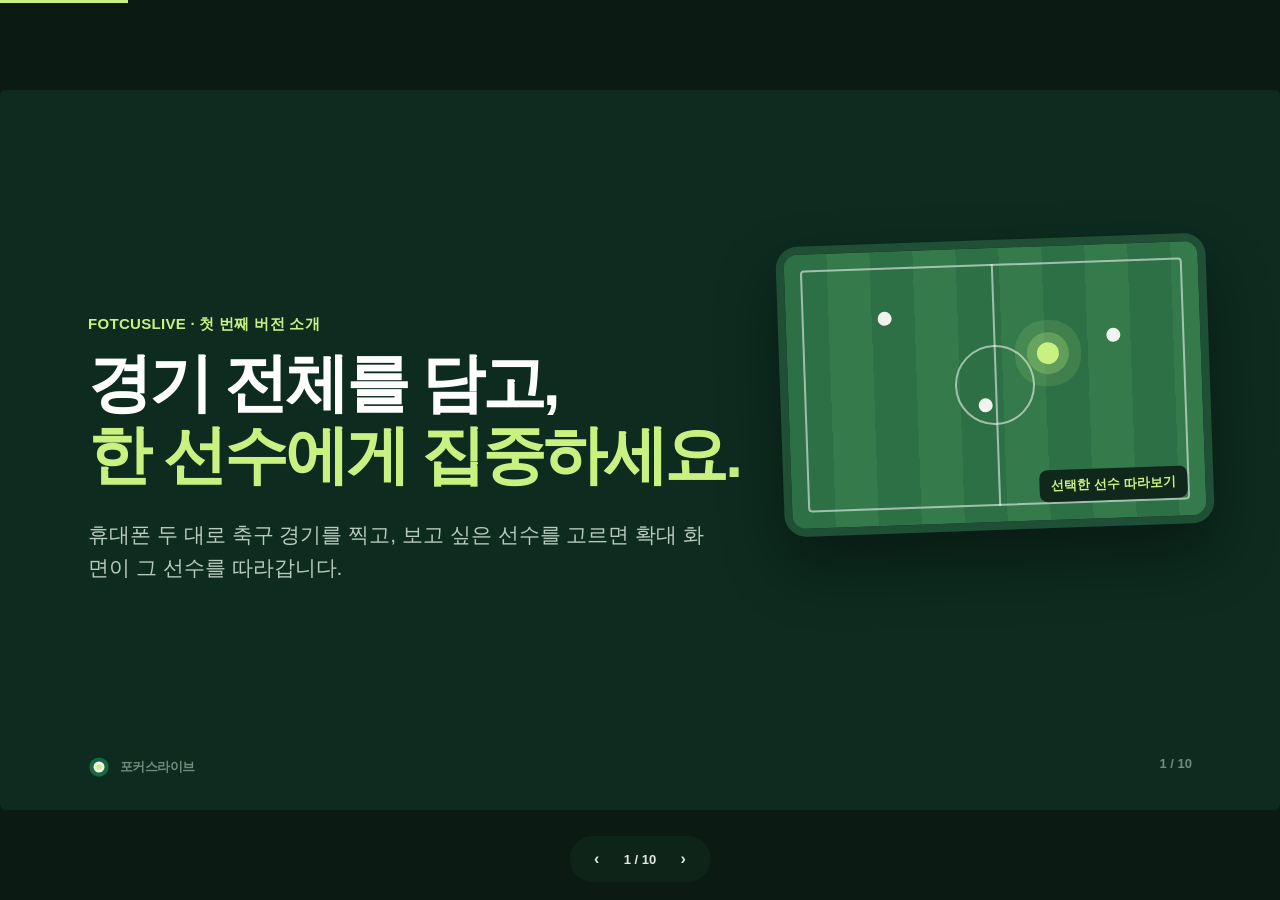
<file: docs/intro-slides.html>
<!doctype html>
<html lang="ko">
<head>
<meta charset="utf-8" />
<meta name="viewport" content="width=device-width, initial-scale=1" />
<title>포커스라이브 소개</title>
<link rel="icon" href="../web/favicon.svg" />
<style>
  :root {
    --ink: #133b2b;
    --green: #17683e;
    --green-soft: #2f7a4f;
    --lime: #c8f182;
    --bg: #f4f6f1;
    --card: #ffffff;
    --muted: #5f776b;
    --line: #dfe7df;
    --dark: #0d2b1f;
  }
  * { box-sizing: border-box; margin: 0; padding: 0; }
  html, body { height: 100%; }
  body {
    background: #0b1a13;
    color: var(--ink);
    font-family: "Apple SD Gothic Neo", "Malgun Gothic", "Noto Sans KR", sans-serif;
    overflow: hidden;
    -webkit-font-smoothing: antialiased;
  }

  /* 1280×720 고정 캔버스를 창 크기에 맞춰 확대·축소한다 */
  .stage { position: fixed; inset: 0; display: grid; place-items: center; }
  .deck { width: 1280px; height: 720px; position: relative; transform-origin: center; }
  .slide {
    position: absolute; inset: 0;
    background: var(--bg);
    padding: 72px 88px;
    display: flex; flex-direction: column;
    opacity: 0; visibility: hidden;
    transition: opacity .35s ease;
    border-radius: 6px;
    overflow: hidden;
  }
  .slide.active { opacity: 1; visibility: visible; }

  .eyebrow { font-size: 15px; font-weight: 800; color: var(--green); letter-spacing: .02em; margin-bottom: 14px; }
  h1 { font-size: 64px; line-height: 1.12; letter-spacing: -.05em; font-weight: 850; }
  h2 { font-size: 50px; line-height: 1.2; letter-spacing: -.045em; font-weight: 850; margin-bottom: 36px; }
  h3 { font-size: 27px; letter-spacing: -.035em; font-weight: 800; margin-bottom: 14px; }
  p, li { font-size: 22px; line-height: 1.6; color: var(--muted); }
  .accent { color: var(--green-soft); }
  .foot { position: absolute; left: 88px; right: 88px; bottom: 32px; display: flex; justify-content: space-between; font-size: 13px; font-weight: 700; color: #8aa095; }
  .brand { display: inline-flex; align-items: center; gap: 10px; font-weight: 850; letter-spacing: -.04em; }
  .brand svg { width: 22px; height: 22px; }

  .grid { display: grid; gap: 24px; }
  /* 제목 아래 남은 공간의 가운데에 내용을 둔다 */
  .grid, .flow, .scope, .stack { margin: auto 0 44px; }
  .g2 { grid-template-columns: 1fr 1fr; }
  .g3 { grid-template-columns: repeat(3, 1fr); }
  .g3 h3 { font-size: 25px; }
  .card { background: var(--card); border: 1px solid var(--line); border-radius: 22px; padding: 36px; }
  .num { display: inline-grid; place-items: center; width: 42px; height: 42px; border-radius: 12px; background: #e6f0e4; color: var(--green); font-weight: 850; font-size: 16px; margin-bottom: 18px; }
  ul.clean { list-style: none; display: grid; gap: 14px; }
  ul.clean li { padding-left: 22px; position: relative; }
  ul.clean li::before { content: ""; position: absolute; left: 0; top: 14px; width: 8px; height: 8px; border-radius: 50%; background: var(--green-soft); }

  /* 표지 */
  .cover { background: var(--dark); color: #fff; justify-content: center; }
  .cover h1 { color: #fff; }
  .cover h1 .accent { color: var(--lime); }
  .cover p { color: #b9cabe; font-size: 21px; margin-top: 26px; max-width: 620px; }
  .cover .eyebrow { color: var(--lime); }
  .cover .foot { color: #6f8b7c; }
  .pitch {
    position: absolute; right: 70px; top: 150px; width: 430px; height: 290px;
    background: repeating-linear-gradient(90deg, #2e7045 0 43px, #347a4b 43px 86px);
    border: 8px solid #1f4f35; border-radius: 22px; transform: rotate(-2deg);
    box-shadow: 0 30px 60px rgba(0,0,0,.35);
  }
  .pitch::before { content: ""; position: absolute; inset: 16px; border: 2px solid rgba(255,255,255,.55); border-radius: 4px; }
  .pitch .mid { position: absolute; left: 50%; top: 16px; bottom: 16px; border-left: 2px solid rgba(255,255,255,.55); }
  .pitch .circle { position: absolute; left: 50%; top: 50%; width: 80px; height: 80px; margin: -40px; border: 2px solid rgba(255,255,255,.55); border-radius: 50%; }
  .pitch .dot { position: absolute; width: 14px; height: 14px; border-radius: 50%; background: #f1f4ec; }
  .pitch .focus { width: 22px; height: 22px; background: var(--lime); box-shadow: 0 0 0 10px rgba(200,241,130,.25), 0 0 0 22px rgba(200,241,130,.12); }
  .pitch .tag { position: absolute; right: 18px; bottom: 18px; background: #10271c; color: var(--lime); font-size: 13px; font-weight: 800; padding: 7px 12px; border-radius: 8px; }

  /* 흐름 */
  .flow { display: grid; grid-template-columns: repeat(4, 1fr); gap: 18px; }
  .flow .card { padding: 30px 26px; }
  .flow p { font-size: 20px; }
  .flow .card { position: relative; }
  .flow .card:not(:last-child)::after { content: "→"; position: absolute; right: -15px; top: 50%; transform: translateY(-50%); color: var(--green-soft); font-weight: 900; font-size: 20px; }
  .flow .card.warn { background: #fbfcf4; border-style: dashed; }

  /* 화면 캡처 */
  .shots { display: grid; grid-template-columns: 0.72fr 1.28fr; gap: 26px; flex: 1; min-height: 0; margin-bottom: 44px; }
  .shots.single { grid-template-columns: 1fr; }
  .shots.single .frame { background: #0f2a1d; }
  .shots.single img { object-fit: contain; }
  figure { display: flex; flex-direction: column; min-height: 0; }
  figure .frame { flex: 1; min-height: 0; border-radius: 14px; overflow: hidden; border: 1px solid var(--line); background: #fff; box-shadow: 0 14px 30px rgba(19,59,43,.08); }
  figure img { width: 100%; height: 100%; object-fit: cover; object-position: top center; display: block; }
  figcaption { font-size: 19px; font-weight: 700; color: var(--ink); margin-top: 12px; }
  figcaption span { color: var(--muted); font-weight: 500; }
  .note { font-size: 13px; color: #8aa095; margin-top: 14px; }

  /* 기술 */
  .stack { display: grid; grid-template-columns: repeat(3, 1fr); gap: 18px; }
  .stack .card { padding: 34px; }
  .pill { display: inline-block; font-size: 13px; font-weight: 800; color: var(--green); background: #e6f0e4; border-radius: 99px; padding: 5px 11px; margin-bottom: 14px; }

  .scope { display: grid; grid-template-columns: 1fr 1fr; gap: 24px; }
  .scope .card.out { background: transparent; border-style: dashed; }

  .closing { background: var(--dark); justify-content: center; align-items: flex-start; }
  .closing h1 { color: #fff; }
  .closing h1 .accent { color: var(--lime); }
  .closing p { color: #b9cabe; margin-top: 22px; }
  .closing .foot { color: #6f8b7c; }

  /* 조작 */
  .nav { position: fixed; bottom: 18px; left: 50%; transform: translateX(-50%); display: flex; align-items: center; gap: 12px; background: rgba(16,39,28,.85); color: #dfe9e1; padding: 8px 12px; border-radius: 99px; font-size: 13px; font-weight: 700; z-index: 5; }
  .nav button { background: none; border: 0; color: inherit; font: inherit; font-size: 16px; width: 30px; height: 30px; border-radius: 50%; cursor: pointer; }
  .nav button:hover { background: rgba(255,255,255,.12); }
  .progress { position: fixed; left: 0; top: 0; height: 3px; background: var(--lime); transition: width .3s ease; z-index: 5; }

  @media print {
    @page { size: 1280px 720px; margin: 0; }
    body { background: none; overflow: visible; }
    .stage { position: static; display: block; }
    .deck { transform: none !important; width: auto; height: auto; }
    .slide { position: relative; width: 1280px; height: 720px; opacity: 1; visibility: visible; border-radius: 0; page-break-after: always; break-after: page; }
    .nav, .progress { display: none; }
  }
</style>
</head>
<body>
<div class="progress" id="progress"></div>
<div class="stage">
<div class="deck" id="deck">

  <!-- 1. 표지 -->
  <section class="slide cover">
    <div class="eyebrow">FOTCUSLIVE · 첫 번째 버전 소개</div>
    <h1>경기 전체를 담고,<br><span class="accent">한 선수에게 집중하세요.</span></h1>
    <p>휴대폰 두 대로 축구 경기를 찍고, 보고 싶은 선수를 고르면 확대 화면이 그 선수를 따라갑니다.</p>
    <div class="pitch">
      <div class="mid"></div><div class="circle"></div>
      <div class="dot" style="left:92px;top:60px"></div>
      <div class="dot" style="left:190px;top:150px"></div>
      <div class="dot" style="left:320px;top:84px"></div>
      <div class="dot focus" style="left:250px;top:96px"></div>
      <div class="tag">선택한 선수 따라보기</div>
    </div>
    <div class="foot"><span class="brand"><svg viewBox="0 0 64 64"><circle cx="32" cy="32" r="28" fill="#17683e"/><circle cx="32" cy="32" r="16" fill="#f4f6f1"/><circle cx="32" cy="32" r="8" fill="#c8f182"/></svg>포커스라이브</span><span>1 / 10</span></div>
  </section>

  <!-- 2. 문제 -->
  <section class="slide">
    <div class="eyebrow">왜 필요한가</div>
    <h2>경기 영상 속 <span class="accent">내 플레이</span>는 늘 작고, 쉽게 놓칩니다.</h2>
    <div class="grid g3">
      <div class="card"><div class="num">01</div><h3>누군가 계속 확대해야 한다</h3><p>일반적인 경기 촬영은 사람이 카메라를 들고 원하는 선수를 따라 확대·이동해야 합니다.</p></div>
      <div class="card"><div class="num">02</div><h3>전체 화면에선 선수가 작다</h3><p>경기장을 넓게 찍으면 한 선수의 움직임이 작게 보여 다시 보기 어렵습니다.</p></div>
      <div class="card"><div class="num">03</div><h3>좋은 장면을 놓친다</h3><p>촬영자가 공만 따라가면 공 없는 곳에서의 움직임과 멋진 플레이가 화면 밖으로 빠집니다.</p></div>
    </div>
    <div class="foot"><span class="brand">포커스라이브</span><span>2 / 10</span></div>
  </section>

  <!-- 3. 사용자와 해결 -->
  <section class="slide">
    <div class="eyebrow">누구를 위한 앱인가</div>
    <h2>찍는 건 넓게, 보는 건 <span class="accent">한 선수만</span>.</h2>
    <div class="grid g2">
      <div class="card">
        <h3>이런 사람을 위해</h3>
        <ul class="clean">
          <li>내가 뛴 경기에서 나의 플레이를 녹화해 따라가며 돌려보고 싶은 사람</li>
          <li>좋아하는 선수만 따라가며 가까이 보고 싶은 사람</li>
        </ul>
      </div>
      <div class="card" style="background:#10271c;border-color:#10271c">
        <h3 style="color:#fff">포커스라이브가 하는 일</h3>
        <ul class="clean">
          <li style="color:#c9d8cd">휴대폰 두 대가 각자 경기 전체를 촬영합니다.</li>
          <li style="color:#c9d8cd">AI가 영상 속 사람을 찾아 움직임을 추적합니다.</li>
          <li style="color:#c9d8cd">선수를 고르면 확대 화면이 그 선수를 따라 이동합니다.</li>
        </ul>
      </div>
    </div>
    <div class="foot"><span class="brand">포커스라이브</span><span>3 / 10</span></div>
  </section>

  <!-- 4. 사용 흐름 -->
  <section class="slide">
    <div class="eyebrow">사용 흐름</div>
    <h2>연결하고, 찍고, 고르면 끝.</h2>
    <div class="flow">
      <div class="card"><div class="num">1</div><h3>두 휴대폰 연결</h3><p>한 휴대폰에서 촬영방을 만들고, 다른 휴대폰이 여섯 자리 코드로 참여합니다.</p></div>
      <div class="card"><div class="num">2</div><h3>촬영·등록</h3><p>각 휴대폰에서 경기를 찍거나 저장된 영상을 올리면 분석이 시작됩니다.</p></div>
      <div class="card"><div class="num">3</div><h3>선수 선택</h3><p>분석이 끝난 영상을 열고 원본 화면에서 선수 표시를 누릅니다.</p></div>
      <div class="card warn"><div class="num">4</div><h3>따라보기</h3><p>확대 화면이 선수를 따라갑니다. 추적이 끊기면 전체 화면으로 돌아가 다시 고르도록 안내합니다.</p></div>
    </div>
    <div class="foot"><span class="brand">포커스라이브</span><span>4 / 10</span></div>
  </section>

  <!-- 5. 화면: 연결·등록 -->
  <section class="slide">
    <div class="eyebrow">실제 화면 ①</div>
    <h2 style="margin-bottom:26px">촬영방으로 두 휴대폰을 묶습니다.</h2>
    <div class="shots">
      <figure><div class="frame"><img src="images/slide-connect.jpg" alt="두 휴대폰 연결 화면" style="object-fit:contain;background:#f4f6f1"></div><figcaption>두 휴대폰 연결 <span>— 방 만들기 또는 코드로 참여</span></figcaption></figure>
      <figure><div class="frame"><img src="images/slide-room.jpg" alt="경기 영상 등록 화면" style="object-fit:contain;background:#fff"></div><figcaption>영상 등록 <span>— 두 기기의 영상 상태를 한눈에</span></figcaption></figure>
    </div>
    <div class="foot"><span class="brand">포커스라이브</span><span>5 / 10</span></div>
  </section>

  <!-- 6. 화면: 선택·따라보기 -->
  <section class="slide">
    <div class="eyebrow">실제 화면 ②</div>
    <h2 style="margin-bottom:26px">누르면, 그 선수만 크게 따라갑니다.</h2>
    <div class="shots single">
      <figure><div class="frame"><img src="images/slide-follow.jpg" alt="왼쪽 원본 화면에서 선수 3을 선택하자 오른쪽 확대 화면이 그 선수를 따라가는 모습"></div><figcaption>왼쪽 원본 화면에서 선수 3을 누르면 <span>— 오른쪽 확대 화면이 그 선수를 따라 이동합니다.</span></figcaption></figure>
    </div>
    <p class="note" style="margin-top:-30px;margin-bottom:24px">화면 캡처는 동작 확인용 짧은 샘플 영상으로 만들었으며 실제 축구 경기 장면이 아닙니다.</p>
    <div class="foot"><span class="brand">포커스라이브</span><span>6 / 10</span></div>
  </section>

  <!-- 7. 기술 구성 -->
  <section class="slide">
    <div class="eyebrow">어떻게 동작하나</div>
    <h2>휴대폰은 브라우저만, 분석은 컴퓨터 한 대에서.</h2>
    <div class="stack">
      <div class="card"><span class="pill">휴대폰</span><h3>설치 없는 웹 앱</h3><p>휴대폰 브라우저로 접속해 기본 카메라로 촬영하거나 저장된 영상을 올립니다. MP4·MOV·M4V·WEBM, 최대 500MB.</p></div>
      <div class="card"><span class="pill">서버</span><h3>FastAPI + ffmpeg</h3><p>같은 와이파이의 컴퓨터가 촬영방, 기기 연결 상태, 영상 저장과 변환을 맡습니다.</p></div>
      <div class="card"><span class="pill">AI 추적</span><h3>YOLO11 + ByteTrack</h3><p>초당 약 4프레임을 분석해 사람을 찾고 추적 번호를 붙입니다. 재생 화면은 이 위치를 따라 확대합니다.</p></div>
    </div>
    <div class="foot"><span class="brand">포커스라이브</span><span>7 / 10</span></div>
  </section>

  <!-- 8. 첫 버전 범위 -->
  <section class="slide">
    <div class="eyebrow">첫 버전 범위</div>
    <h2>지금 되는 것과, 일부러 뺀 것.</h2>
    <div class="scope">
      <div class="card">
        <h3>첫 버전에 포함</h3>
        <ul class="clean">
          <li>두 휴대폰 연결 상태 확인과 각자 촬영·저장</li>
          <li>저장된 영상에서 선수 한 명 선택</li>
          <li>재생 중 확대 화면이 선택한 선수를 따라 이동</li>
          <li>추적이 끊기면 전체 화면 복귀와 재선택 안내</li>
        </ul>
      </div>
      <div class="card out">
        <h3>이번에는 만들지 않음</h3>
        <ul class="clean">
          <li>실시간 송출</li>
          <li>두 영상의 자동 결합</li>
          <li>골 장면 스크랩, 하이라이트 자동 추출</li>
          <li>히트맵, 선수 활동 기록</li>
        </ul>
      </div>
    </div>
    <div class="foot"><span class="brand">포커스라이브</span><span>8 / 10</span></div>
  </section>

  <!-- 9. 한계와 다음 단계 -->
  <section class="slide">
    <div class="eyebrow">알려진 한계와 다음 단계</div>
    <h2>솔직한 현재 상태.</h2>
    <div class="grid g2">
      <div class="card">
        <h3>현재 한계</h3>
        <ul class="clean">
          <li>일반 사람 검출이라 심판·관중도 후보로 나올 수 있음</li>
          <li>가림이나 화면 전환 뒤 같은 선수의 추적 번호가 바뀔 수 있음</li>
          <li>CPU 분석이라 긴 영상은 오래 걸림</li>
          <li>방 코드만으로 접근하므로 신뢰할 수 있는 네트워크에서 사용</li>
        </ul>
      </div>
      <div class="card">
        <h3>다음 버전 후보</h3>
        <ul class="clean">
          <li>골 장면 스크랩과 하이라이트 자동 추출</li>
          <li>선수별 히트맵과 활동 기록</li>
          <li>선수 구분 정확도 개선(유니폼·번호 활용)</li>
          <li>접근 제어를 갖춘 외부 공유</li>
        </ul>
      </div>
    </div>
    <div class="foot"><span class="brand">포커스라이브</span><span>9 / 10</span></div>
  </section>

  <!-- 10. 마무리 -->
  <section class="slide closing">
    <div class="eyebrow" style="color:var(--lime)">포커스라이브</div>
    <h1>이제 카메라는 넓게,<br><span class="accent">시선은 한 선수에게.</span></h1>
    <p>두 휴대폰으로 찍고, 보고 싶은 선수를 누르세요. 나머지는 AI가 따라갑니다.</p>
    <div class="foot"><span>FOTCUSLIVE · 첫 번째 버전</span><span>10 / 10</span></div>
  </section>

</div>
</div>

<div class="nav">
  <button id="prev" aria-label="이전 슬라이드">‹</button>
  <span id="counter">1 / 10</span>
  <button id="next" aria-label="다음 슬라이드">›</button>
</div>

<script>
  const slides = [...document.querySelectorAll(".slide")];
  const deck = document.getElementById("deck");
  let index = 0;

  function fit() {
    const scale = Math.min(window.innerWidth / 1280, window.innerHeight / 720);
    deck.style.transform = `scale(${scale})`;
  }

  function show(next) {
    index = Math.max(0, Math.min(slides.length - 1, next));
    slides.forEach((slide, i) => slide.classList.toggle("active", i === index));
    document.getElementById("counter").textContent = `${index + 1} / ${slides.length}`;
    document.getElementById("progress").style.width = `${((index + 1) / slides.length) * 100}%`;
    history.replaceState(null, "", `#${index + 1}`);
  }

  document.addEventListener("keydown", (event) => {
    if (["ArrowRight", "PageDown", " ", "Enter"].includes(event.key)) { event.preventDefault(); show(index + 1); }
    if (["ArrowLeft", "PageUp", "Backspace"].includes(event.key)) { event.preventDefault(); show(index - 1); }
    if (event.key === "Home") show(0);
    if (event.key === "End") show(slides.length - 1);
    if (event.key === "f") document.documentElement.requestFullscreen?.();
  });
  document.getElementById("prev").addEventListener("click", () => show(index - 1));
  document.getElementById("next").addEventListener("click", () => show(index + 1));
  document.querySelector(".stage").addEventListener("click", (event) => {
    if (event.target.closest(".nav")) return;
    show(event.clientX > window.innerWidth / 2 ? index + 1 : index - 1);
  });

  window.addEventListener("resize", fit);
  fit();
  show((parseInt(location.hash.slice(1), 10) || 1) - 1);
</script>
</body>
</html>
</file>
